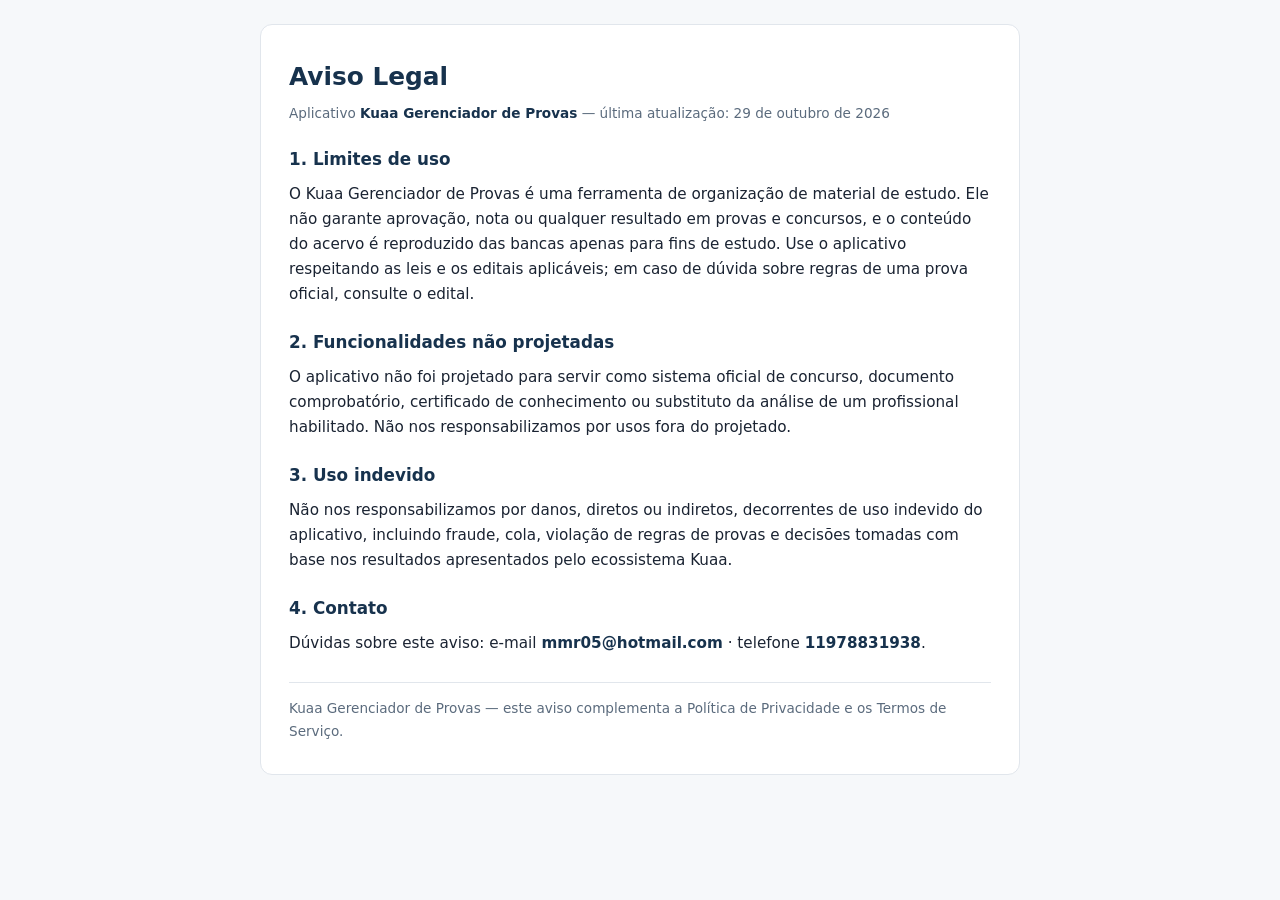
<file: aviso-legal.html>
<!doctype html>
<html lang="pt-BR">
  <head>
    <meta charset="UTF-8" />
    <meta name="viewport" content="width=device-width, initial-scale=1.0" />
    <meta name="robots" content="index,follow" />
    <title>Aviso Legal — Kuaa Gerenciador de Provas</title>
    <!-- Página 100% autocontida: nenhuma fonte externa, script ou rastreador. -->
    <style>
      * { box-sizing: border-box; margin: 0; padding: 0; }
      body {
        font-family: system-ui, -apple-system, "Segoe UI", Roboto, Arial, sans-serif;
        background: #f6f8fa; color: #1a2332; line-height: 1.65;
        padding: 24px 16px;
      }
      main { max-width: 760px; margin: 0 auto; background: #fff; border: 1px solid #e1e6ec; border-radius: 12px; padding: 32px 28px; }
      h1 { font-size: 1.55rem; color: #17324d; margin-bottom: 4px; }
      .updated { font-size: 0.85rem; color: #5b6b7d; margin-bottom: 20px; }
      h2 { font-size: 1.05rem; color: #17324d; margin: 22px 0 8px; }
      p, li { font-size: 0.95rem; }
      ul { padding-left: 20px; margin: 6px 0; }
      li { margin: 4px 0; }
      strong { color: #17324d; }
      footer { margin-top: 26px; padding-top: 14px; border-top: 1px solid #e1e6ec; font-size: 0.85rem; color: #5b6b7d; }
    </style>
  </head>
  <body>
    <main>
      <h1>Aviso Legal</h1>
      <p class="updated">Aplicativo <strong>Kuaa Gerenciador de Provas</strong> — última atualização: 29 de outubro de 2026</p>

      <h2>1. Limites de uso</h2>
      <p>O Kuaa Gerenciador de Provas é uma ferramenta de organização de material de estudo. Ele não garante aprovação, nota ou qualquer resultado em provas e concursos, e o conteúdo do acervo é reproduzido das bancas apenas para fins de estudo. Use o aplicativo respeitando as leis e os editais aplicáveis; em caso de dúvida sobre regras de uma prova oficial, consulte o edital.</p>

      <h2>2. Funcionalidades não projetadas</h2>
      <p>O aplicativo não foi projetado para servir como sistema oficial de concurso, documento comprobatório, certificado de conhecimento ou substituto da análise de um profissional habilitado. Não nos responsabilizamos por usos fora do projetado.</p>

      <h2>3. Uso indevido</h2>
      <p>Não nos responsabilizamos por danos, diretos ou indiretos, decorrentes de uso indevido do aplicativo, incluindo fraude, cola, violação de regras de provas e decisões tomadas com base nos resultados apresentados pelo ecossistema Kuaa.</p>

      <h2>4. Contato</h2>
      <p>Dúvidas sobre este aviso: e-mail <strong>mmr05@hotmail.com</strong> · telefone <strong>11978831938</strong>.</p>

      <footer>
        Kuaa Gerenciador de Provas — este aviso complementa a Política de Privacidade e os Termos de Serviço.
      </footer>
    </main>
  </body>
</html>
</file>
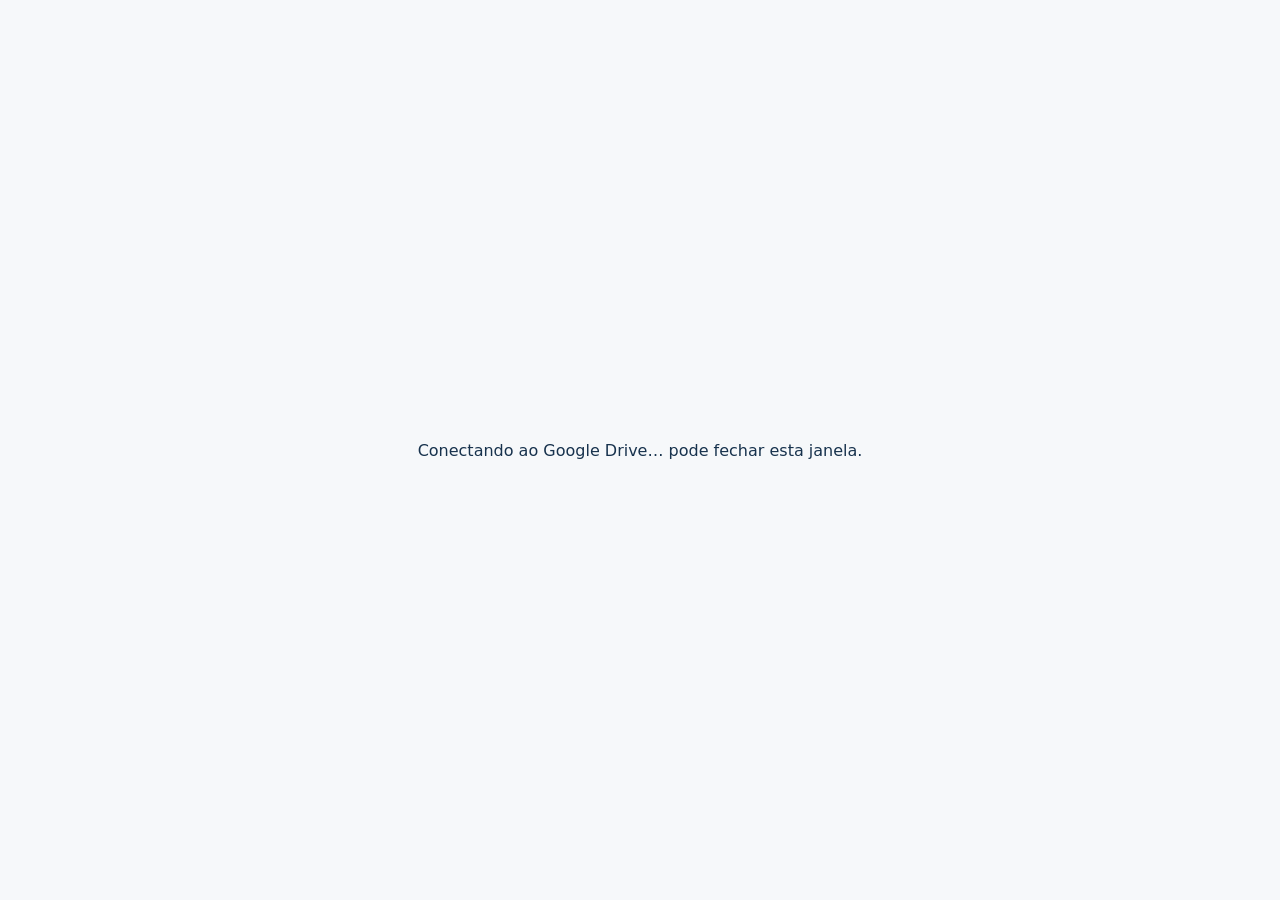
<file: oauth-callback.html>
<!doctype html>
<html lang="pt-BR">
  <head>
    <meta charset="UTF-8" />
    <meta name="viewport" content="width=device-width, initial-scale=1.0" />
    <title>kuaa — conectando…</title>
    <style>body{font-family:system-ui,sans-serif;display:grid;place-items:center;min-height:100vh;margin:0;background:#f6f8fa;color:#17324d}</style>
  </head>
  <body>
    <p>Conectando ao Google Drive… pode fechar esta janela.</p>
    <script>
      // Retorno do OAuth (loopback, mesma origem do app): entrega o código
      // via localStorage e fecha a janela. O app aguarda a chave abaixo.
      (function () {
        try {
          var q = new URLSearchParams(window.location.search);
          var code = q.get("code");
          var err = q.get("error");
          if (code) localStorage.setItem("kuaa-oauth-code", JSON.stringify({ code: code, at: Date.now() }));
          else if (err) localStorage.setItem("kuaa-oauth-code", JSON.stringify({ error: err, at: Date.now() }));
        } catch (e) { /* ignora */ }
        window.close();
      })();
    </script>
  </body>
</html>
</file>
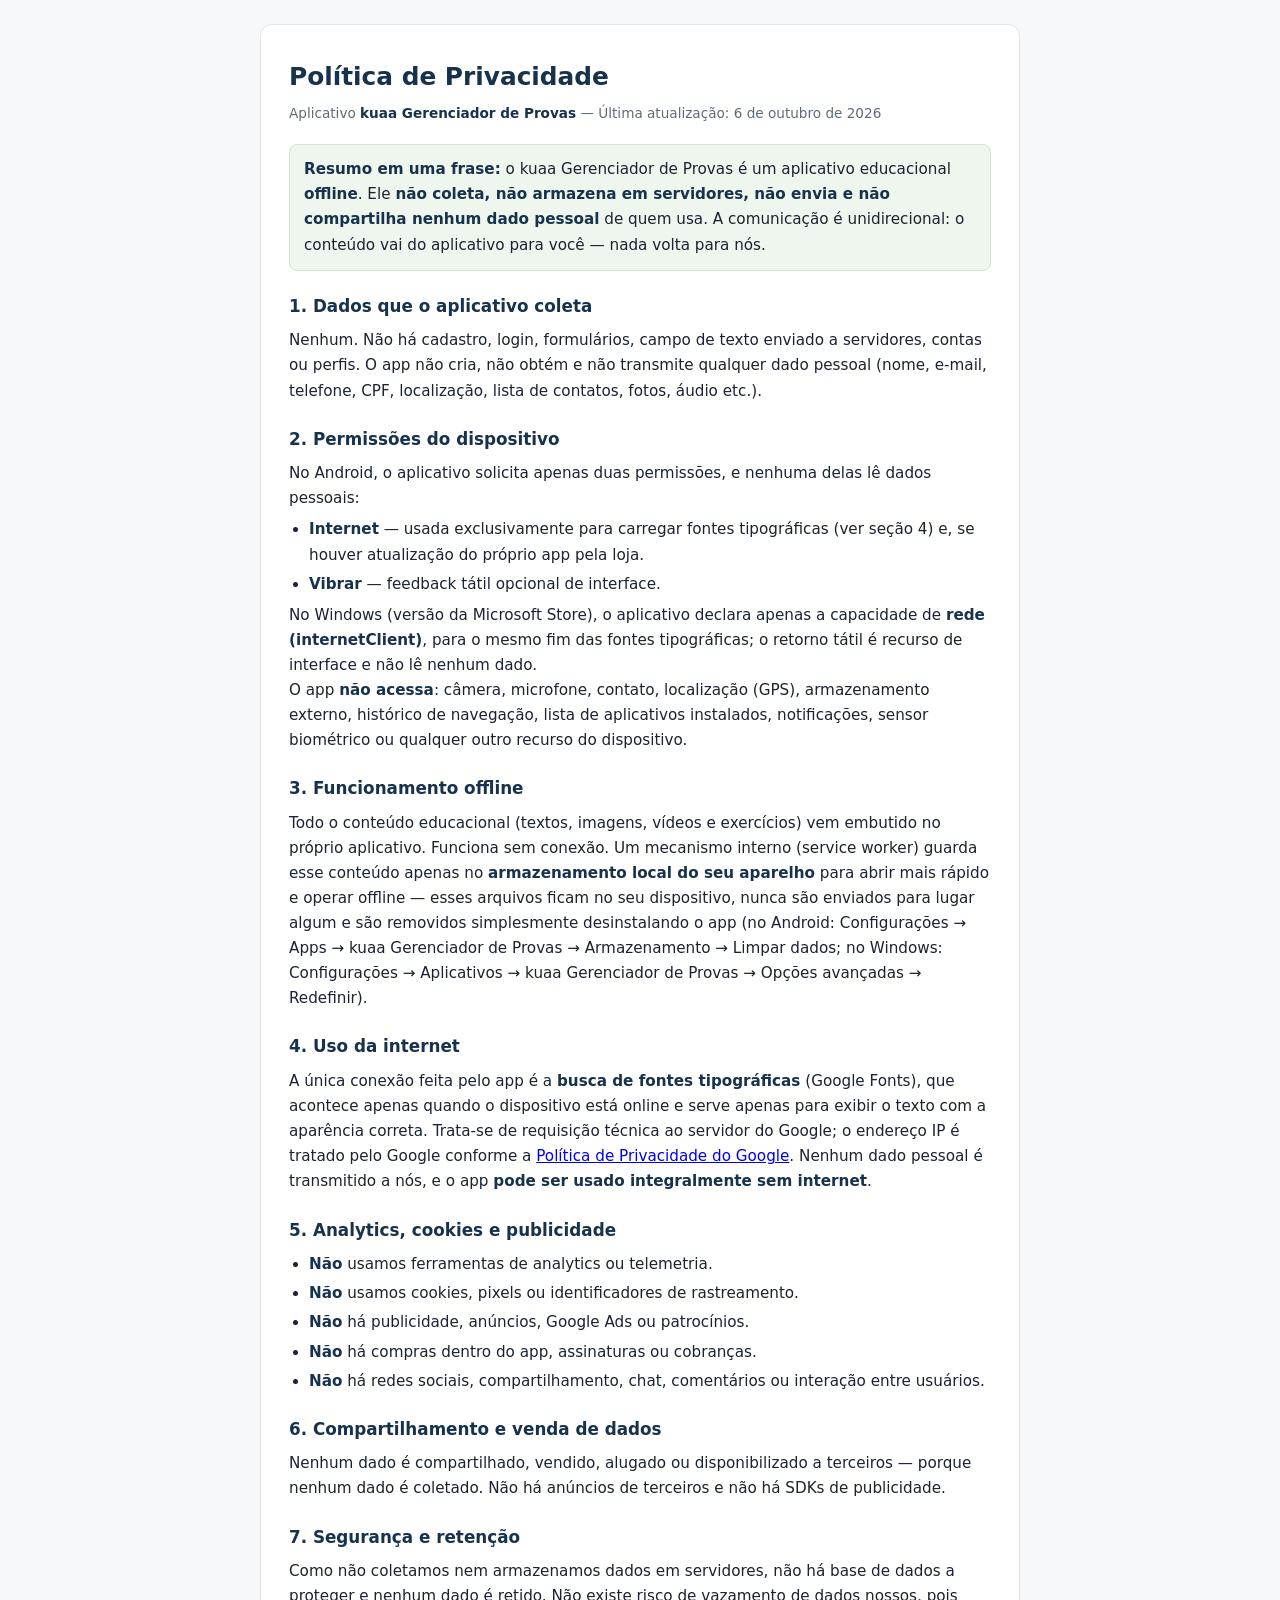
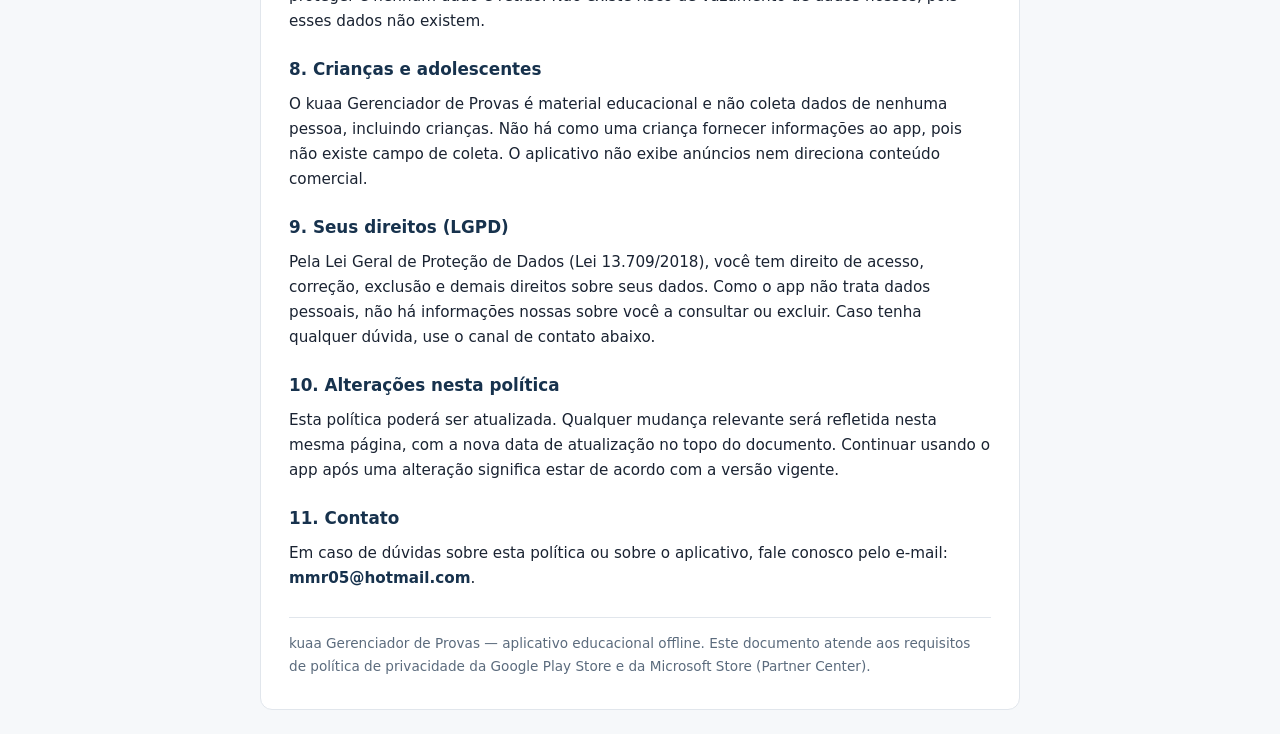
<file: politica-privacidade.html>
<!doctype html>
<html lang="pt-BR">
  <head>
    <meta charset="UTF-8" />
    <meta name="viewport" content="width=device-width, initial-scale=1.0" />
    <meta name="robots" content="index,follow" />
    <title>Política de Privacidade — kuaa Gerenciador de Provas</title>
    <!-- Página 100% autocontida: nenhuma fonte externa, script ou rastreador. -->
    <style>
      * { box-sizing: border-box; margin: 0; padding: 0; }
      body {
        font-family: system-ui, -apple-system, "Segoe UI", Roboto, Arial, sans-serif;
        background: #f6f8fa; color: #1a2332; line-height: 1.65;
        padding: 24px 16px;
      }
      main { max-width: 760px; margin: 0 auto; background: #fff; border: 1px solid #e1e6ec; border-radius: 12px; padding: 32px 28px; }
      h1 { font-size: 1.55rem; color: #17324d; margin-bottom: 4px; }
      .updated { font-size: 0.85rem; color: #5b6b7d; margin-bottom: 20px; }
      h2 { font-size: 1.05rem; color: #17324d; margin: 22px 0 8px; }
      p, li { font-size: 0.95rem; }
      ul { padding-left: 20px; margin: 6px 0; }
      li { margin: 4px 0; }
      strong { color: #17324d; }
      .highlight {
        background: #eef6ee; border: 1px solid #cfe6cf; border-radius: 8px;
        padding: 12px 14px; margin: 14px 0; font-size: 0.95rem;
      }
      footer { margin-top: 26px; padding-top: 14px; border-top: 1px solid #e1e6ec; font-size: 0.85rem; color: #5b6b7d; }
    </style>
  </head>
  <body>
    <main>
      <h1>Política de Privacidade</h1>
      <p class="updated">Aplicativo <strong>kuaa Gerenciador de Provas</strong> — Última atualização: 6 de outubro de 2026</p>

      <div class="highlight">
        <strong>Resumo em uma frase:</strong> o kuaa Gerenciador de Provas é um aplicativo educacional
        <strong>offline</strong>. Ele <strong>não coleta, não armazena em servidores, não envia e não
        compartilha nenhum dado pessoal</strong> de quem usa. A comunicação é unidirecional: o conteúdo
        vai do aplicativo para você — nada volta para nós.
      </div>

      <h2>1. Dados que o aplicativo coleta</h2>
      <p>Nenhum. Não há cadastro, login, formulários, campo de texto enviado a servidores, contas ou
      perfis. O app não cria, não obtém e não transmite qualquer dado pessoal (nome, e-mail, telefone,
      CPF, localização, lista de contatos, fotos, áudio etc.).</p>

      <h2>2. Permissões do dispositivo</h2>
      <p>No Android, o aplicativo solicita apenas duas permissões, e nenhuma delas lê dados pessoais:</p>
      <ul>
        <li><strong>Internet</strong> — usada exclusivamente para carregar fontes tipográficas (ver seção 4) e, se houver atualização do próprio app pela loja.</li>
        <li><strong>Vibrar</strong> — feedback tátil opcional de interface.</li>
      </ul>
      <p>No Windows (versão da Microsoft Store), o aplicativo declara apenas a capacidade de <strong>rede (internetClient)</strong>, para o mesmo fim das fontes tipográficas; o retorno tátil é recurso de interface e não lê nenhum dado.</p>
      <p>O app <strong>não acessa</strong>: câmera, microfone, contato, localização (GPS), armazenamento
      externo, histórico de navegação, lista de aplicativos instalados, notificações, sensor biométrico
      ou qualquer outro recurso do dispositivo.</p>

      <h2>3. Funcionamento offline</h2>
      <p>Todo o conteúdo educacional (textos, imagens, vídeos e exercícios) vem embutido no próprio
      aplicativo. Funciona sem conexão. Um mecanismo interno (service worker) guarda esse conteúdo
      apenas no <strong>armazenamento local do seu aparelho</strong> para abrir mais rápido e operar
      offline — esses arquivos ficam no seu dispositivo, nunca são enviados para lugar algum e são
      removidos simplesmente desinstalando o app (no Android: Configurações → Apps → kuaa Gerenciador de Provas →
      Armazenamento → Limpar dados; no Windows: Configurações → Aplicativos → kuaa Gerenciador de Provas →
      Opções avançadas → Redefinir).</p>

      <h2>4. Uso da internet</h2>
      <p>A única conexão feita pelo app é a <strong>busca de fontes tipográficas</strong> (Google
      Fonts), que acontece apenas quando o dispositivo está online e serve apenas para exibir o texto
      com a aparência correta. Trata-se de requisição técnica ao servidor do Google; o endereço IP é
      tratado pelo Google conforme a
      <a href="https://policies.google.com/privacy?hl=pt-BR" rel="noopener">Política de Privacidade do Google</a>.
      Nenhum dado pessoal é transmitido a nós, e o app <strong>pode ser usado integralmente sem
      internet</strong>.</p>

      <h2>5. Analytics, cookies e publicidade</h2>
      <ul>
        <li><strong>Não</strong> usamos ferramentas de analytics ou telemetria.</li>
        <li><strong>Não</strong> usamos cookies, pixels ou identificadores de rastreamento.</li>
        <li><strong>Não</strong> há publicidade, anúncios, Google Ads ou patrocínios.</li>
        <li><strong>Não</strong> há compras dentro do app, assinaturas ou cobranças.</li>
        <li><strong>Não</strong> há redes sociais, compartilhamento, chat, comentários ou interação entre usuários.</li>
      </ul>

      <h2>6. Compartilhamento e venda de dados</h2>
      <p>Nenhum dado é compartilhado, vendido, alugado ou disponibilizado a terceiros — porque nenhum
      dado é coletado. Não há anúncios de terceiros e não há SDKs de publicidade.</p>

      <h2>7. Segurança e retenção</h2>
      <p>Como não coletamos nem armazenamos dados em servidores, não há base de dados a proteger e
      nenhum dado é retido. Não existe risco de vazamento de dados nossos, pois esses dados não
      existem.</p>

      <h2>8. Crianças e adolescentes</h2>
      <p>O kuaa Gerenciador de Provas é material educacional e não coleta dados de nenhuma pessoa, incluindo
      crianças. Não há como uma criança fornecer informações ao app, pois não existe campo de coleta.
      O aplicativo não exibe anúncios nem direciona conteúdo comercial.</p>

      <h2>9. Seus direitos (LGPD)</h2>
      <p>Pela Lei Geral de Proteção de Dados (Lei 13.709/2018), você tem direito de acesso, correção,
      exclusão e demais direitos sobre seus dados. Como o app não trata dados pessoais, não há
      informações nossas sobre você a consultar ou excluir. Caso tenha qualquer dúvida, use o canal de
      contato abaixo.</p>

      <h2>10. Alterações nesta política</h2>
      <p>Esta política poderá ser atualizada. Qualquer mudança relevante será refletida nesta mesma
      página, com a nova data de atualização no topo do documento. Continuar usando o app após uma
      alteração significa estar de acordo com a versão vigente.</p>

      <h2>11. Contato</h2>
      <p>Em caso de dúvidas sobre esta política ou sobre o aplicativo, fale conosco pelo e-mail:
      <strong>mmr05@hotmail.com</strong>.</p>

      <footer>
        kuaa Gerenciador de Provas — aplicativo educacional offline. Este documento atende aos requisitos de
        política de privacidade da Google Play Store e da Microsoft Store (Partner Center).
      </footer>
    </main>
  </body>
</html>
</file>
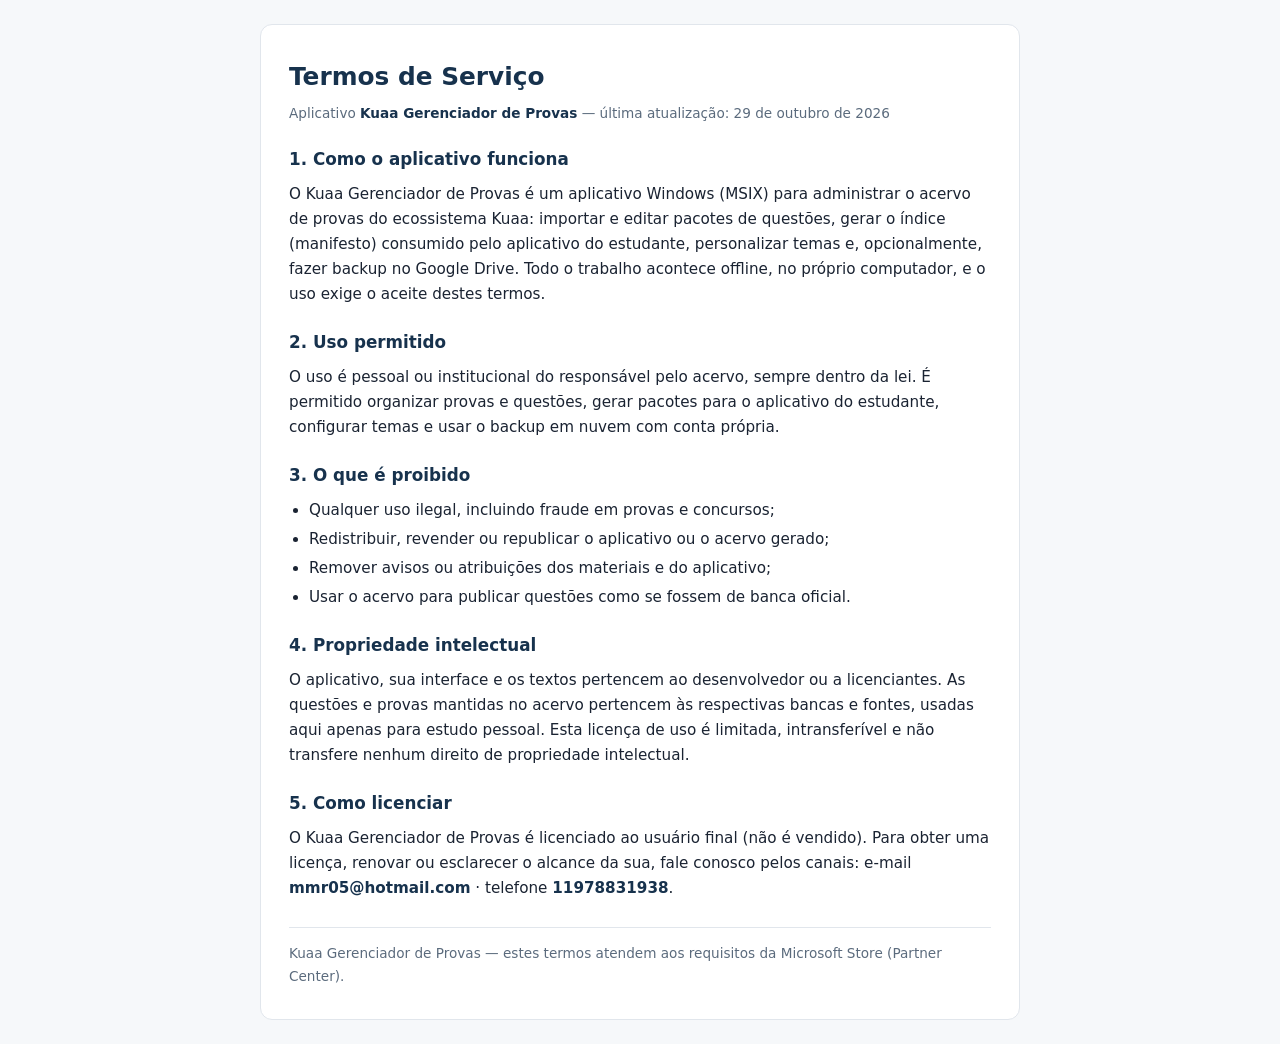
<file: termos-de-servico.html>
<!doctype html>
<html lang="pt-BR">
  <head>
    <meta charset="UTF-8" />
    <meta name="viewport" content="width=device-width, initial-scale=1.0" />
    <meta name="robots" content="index,follow" />
    <title>Termos de Serviço — Kuaa Gerenciador de Provas</title>
    <!-- Página 100% autocontida: nenhuma fonte externa, script ou rastreador. -->
    <style>
      * { box-sizing: border-box; margin: 0; padding: 0; }
      body {
        font-family: system-ui, -apple-system, "Segoe UI", Roboto, Arial, sans-serif;
        background: #f6f8fa; color: #1a2332; line-height: 1.65;
        padding: 24px 16px;
      }
      main { max-width: 760px; margin: 0 auto; background: #fff; border: 1px solid #e1e6ec; border-radius: 12px; padding: 32px 28px; }
      h1 { font-size: 1.55rem; color: #17324d; margin-bottom: 4px; }
      .updated { font-size: 0.85rem; color: #5b6b7d; margin-bottom: 20px; }
      h2 { font-size: 1.05rem; color: #17324d; margin: 22px 0 8px; }
      p, li { font-size: 0.95rem; }
      ul { padding-left: 20px; margin: 6px 0; }
      li { margin: 4px 0; }
      strong { color: #17324d; }
      footer { margin-top: 26px; padding-top: 14px; border-top: 1px solid #e1e6ec; font-size: 0.85rem; color: #5b6b7d; }
    </style>
  </head>
  <body>
    <main>
      <h1>Termos de Serviço</h1>
      <p class="updated">Aplicativo <strong>Kuaa Gerenciador de Provas</strong> — última atualização: 29 de outubro de 2026</p>

      <h2>1. Como o aplicativo funciona</h2>
      <p>O Kuaa Gerenciador de Provas é um aplicativo Windows (MSIX) para administrar o acervo de provas do ecossistema Kuaa: importar e editar pacotes de questões, gerar o índice (manifesto) consumido pelo aplicativo do estudante, personalizar temas e, opcionalmente, fazer backup no Google Drive. Todo o trabalho acontece offline, no próprio computador, e o uso exige o aceite destes termos.</p>

      <h2>2. Uso permitido</h2>
      <p>O uso é pessoal ou institucional do responsável pelo acervo, sempre dentro da lei. É permitido organizar provas e questões, gerar pacotes para o aplicativo do estudante, configurar temas e usar o backup em nuvem com conta própria.</p>

      <h2>3. O que é proibido</h2>
      <ul>
        <li>Qualquer uso ilegal, incluindo fraude em provas e concursos;</li>
        <li>Redistribuir, revender ou republicar o aplicativo ou o acervo gerado;</li>
        <li>Remover avisos ou atribuições dos materiais e do aplicativo;</li>
        <li>Usar o acervo para publicar questões como se fossem de banca oficial.</li>
      </ul>

      <h2>4. Propriedade intelectual</h2>
      <p>O aplicativo, sua interface e os textos pertencem ao desenvolvedor ou a licenciantes. As questões e provas mantidas no acervo pertencem às respectivas bancas e fontes, usadas aqui apenas para estudo pessoal. Esta licença de uso é limitada, intransferível e não transfere nenhum direito de propriedade intelectual.</p>

      <h2>5. Como licenciar</h2>
      <p>O Kuaa Gerenciador de Provas é licenciado ao usuário final (não é vendido). Para obter uma licença, renovar ou esclarecer o alcance da sua, fale conosco pelos canais: e-mail <strong>mmr05@hotmail.com</strong> · telefone <strong>11978831938</strong>.</p>

      <footer>
        Kuaa Gerenciador de Provas — estes termos atendem aos requisitos da Microsoft Store (Partner Center).
      </footer>
    </main>
  </body>
</html>
</file>
